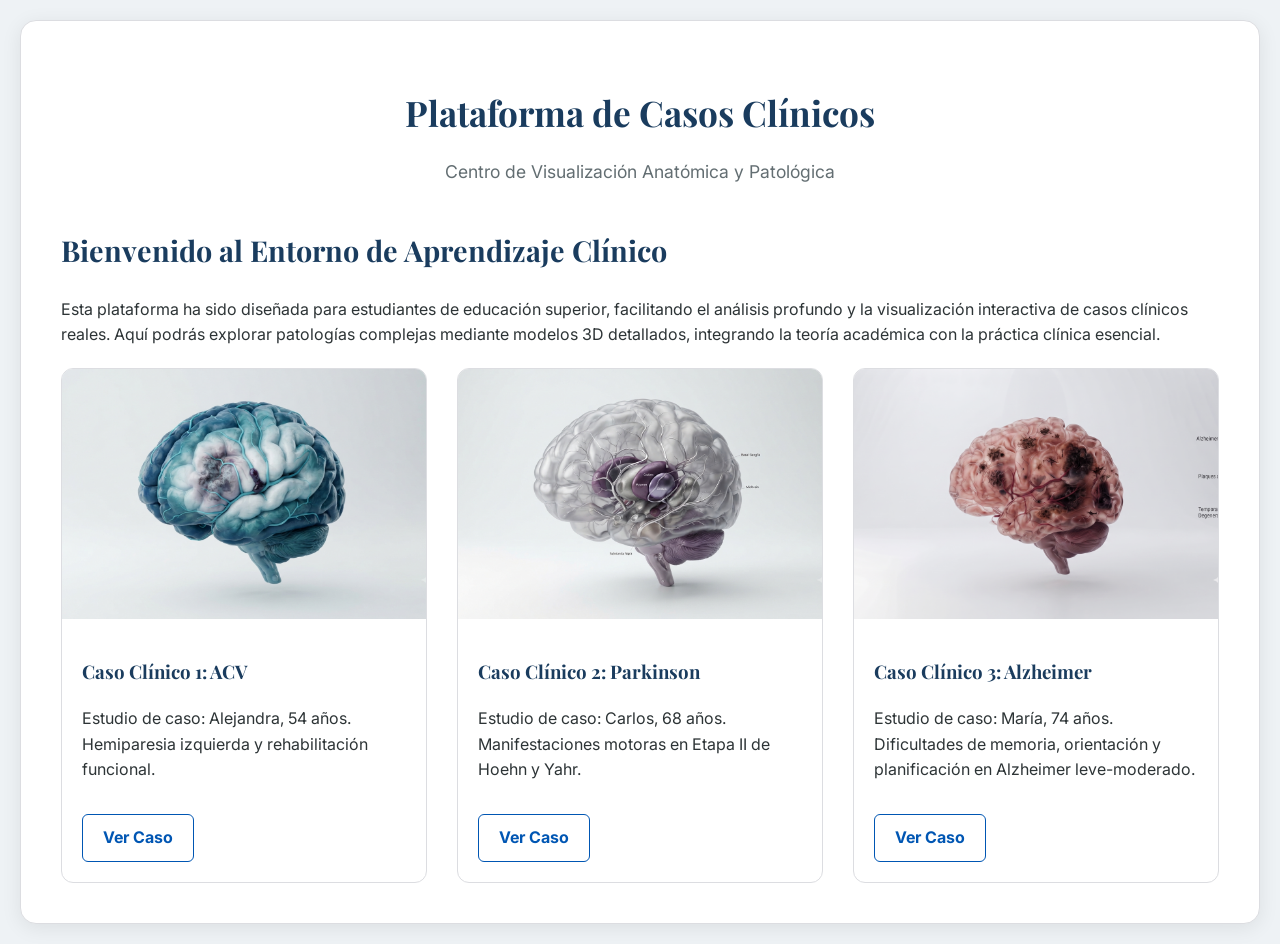
<file: index.html>
<!DOCTYPE html>
<html lang="es">
<head>
    <meta charset="UTF-8">
    <meta name="viewport" content="width=device-width, initial-scale=1.0">
    <title>Plataforma de Casos Clínicos</title>
    <link rel="preconnect" href="https://fonts.googleapis.com">
    <link rel="preconnect" href="https://fonts.gstatic.com" crossorigin>
    <link href="https://fonts.googleapis.com/css2?family=Playfair+Display:wght@600&family=Inter:wght@300;400;600&display=swap" rel="stylesheet">
    <link rel="stylesheet" href="style.css">
</head>
<body>

    <div class="main-wrapper">
        <header>
            <h1>Plataforma de Casos Clínicos</h1>
            <p>Centro de Visualización Anatómica y Patológica</p>
        </header>

        <section class="intro">
            <h2>Bienvenido al Entorno de Aprendizaje Clínico</h2>
            <p>Esta plataforma ha sido diseñada para estudiantes de educación superior, facilitando el análisis profundo y la visualización interactiva de casos clínicos reales. Aquí podrás explorar patologías complejas mediante modelos 3D detallados, integrando la teoría académica con la práctica clínica esencial.</p>
        </section>

        <div class="container">
            <div class="grid">
                
            <a href="acv.html" class="card">
                <img src="acv4.png" alt="Caso ACV" class="card-img">
                <div class="card-content">
                    <h3>Caso Clínico 1: ACV</h3>
                    <p>Estudio de caso: Alejandra, 54 años. Hemiparesia izquierda y rehabilitación funcional.</p>
                    <!-- Cambiamos el span por un div o un botón para que tome el padding -->
                    <div class="btn-card">Ver Caso</div>
                </div>
            </a>
                
                <a href="parkinson.html" class="card">
                    <img src="parkinson2.png" alt="Caso Parkinson" class="card-img">
                    <div class="card-content">
                        <h3>Caso Clínico 2: Parkinson</h3>
                        <p>Estudio de caso: Carlos, 68 años. Manifestaciones motoras en Etapa II de Hoehn y Yahr.</p>
                        <div class="btn-card">Ver Caso</div>
                    </div>
                </a>

                <a href="alzheimer.html" class="card">
                    <img src="Cerebro_Alz.png" alt="Caso Parkinson" class="card-img">
                    <div class="card-content">
                        <h3>Caso Clínico 3: Alzheimer</h3>
                        <p>Estudio de caso: María, 74 años. Dificultades de memoria, orientación y planificación en Alzheimer leve-moderado.</p>
                        <div class="btn-card">Ver Caso</div>
                    </div>
                </a>
                
            </div>
        </div>
    </div>
<script src="script.js"></script>
</body>
</html>
</file>
<file: style.css>
:root {
    --primary-blue: #1a3c5e;
    --accent-blue: #0056b3;
    --font-heading: 'Playfair Display', serif;
    --font-body: 'Inter', sans-serif;
    --bg-page: #eef2f5;
    --wrapper-bg: #ffffff;
    --text-main: #2d3436;
    --text-muted: #636e72;
    --border-color: #dcdde1;
}

/* --- BASE --- */
body { 
    font-family: var(--font-body); 
    background-color: var(--bg-page); 
    color: var(--text-main); 
    margin: 0; 
    padding: 20px; 
    line-height: 1.6; 
}

h1, h2, h3 { font-family: var(--font-heading); color: var(--primary-blue); }
h1 { font-size: 2.8rem; }
h2 { font-size: 1.8rem; }

/* --- WRAPPER GENERAL --- */
.main-wrapper { 
    background-color: var(--wrapper-bg); 
    border: 1px solid var(--border-color); 
    border-radius: 16px; 
    padding: 40px; 
    max-width: 1200px; 
    margin: 0 auto; 
    box-shadow: 0 4px 20px rgba(0,0,0,0.08); 
}

/* --- HEADER Y BOTONES --- */
header { text-align: center; margin-bottom: 40px; }
header h1 { font-size: 2.2rem; margin-bottom: 10px; }
header p { color: var(--text-muted); font-size: 1.1rem; }
.btn-back { display: inline-block; margin-bottom: 25px; color: var(--accent-blue); text-decoration: none; font-weight: 600; }

/* --- TARJETAS INDEX --- */
.grid { display: grid; grid-template-columns: repeat(auto-fit, minmax(300px, 1fr)); gap: 30px; margin-top: 20px; }
.card { background: #ffffff; border: 1px solid var(--border-color); border-radius: 12px; transition: 0.3s; text-decoration: none; color: inherit; overflow: hidden; display: flex; flex-direction: column; }
.card:hover { border-color: var(--accent-blue); transform: translateY(-5px); box-shadow: 0 10px 20px rgba(0,0,0,0.1); }
.card-img { width: 100%; height: 250px; object-fit: cover; display: block; }
.card-content { padding: 20px; flex-grow: 1; }
.btn-card { display: inline-block; margin-top: 15px; padding: 10px 20px; border: 1px solid var(--accent-blue); color: var(--accent-blue); border-radius: 6px; font-weight: bold; transition: 0.3s; text-decoration: none; }
.card:hover .btn-card { background-color: var(--accent-blue); color: #fff; }

/* --- PÁGINA CASOS CLÍNICOS (Layout Estándar) --- */
.split-wrapper { display: flex; width: 100%; height: 450px; gap: 20px; margin: 20px 0; }
.viewer-wrapper { flex: 4; border: 1px solid var(--border-color); border-radius: 12px; overflow: hidden; background: #f8f9fa; }
.info-wrapper { flex: 6; height: 100%; }
model-viewer { width: 100%; height: 100%; display: block; }

.info-card { background-color: #ffffff; border-radius: 12px; box-shadow: 0 4px 15px rgba(0,0,0,0.05); border-top: 6px solid var(--primary-blue); padding: 25px; height: 100%; box-sizing: border-box; }
.info-section { margin-top: 40px; }
.info-section h2 { border-bottom: 2px solid var(--border-color); padding-bottom: 10px; }

/* --- NUEVO: COMPARATIVA 3D (Especial para Alzheimer) --- */
.comparacion-cerebros {
    margin: 30px 0;
}

.modelos-container {
    display: flex;
    justify-content: center;
    gap: 20px;
    width: 100%;
    margin-top: 15px;
}

.modelo-box {
    flex: 1;
    display: flex;
    flex-direction: column;
    align-items: center;
    background: #f8f9fa;
    border: 1px solid var(--border-color);
    border-radius: 12px;
    padding: 15px;
    box-sizing: border-box;
    overflow: hidden;
}

.modelo-box h3 {
    margin-top: 0;
    margin-bottom: 10px;
    font-size: 1.1rem;
    text-align: center;
}

.modelo-box model-viewer {
    width: 100%;
    height: 400px;
    display: block;
}

/* --- CARRUSEL --- */
.acv-carousel-container {
    position: relative;
    height: 400px;
    width: 100%;
    display: flex;
    align-items: center;
    justify-content: center;
    overflow: hidden;
    background-color: #f8f9fa;
}

.acv-img { width: 100%; height: 100%; object-fit: contain; }

.nav-btn { 
    position: absolute; top: 50%; transform: translateY(-50%); 
    background: rgba(0,0,0,0.5); color: white; border: none; padding: 12px 15px; 
    cursor: pointer; font-size: 1.5rem; z-index: 10; border-radius: 5px; 
}
.prev { left: 10px; }
.next { right: 10px; }

/* --- RESPONSIVIDAD (MÓVIL) --- */
@media (max-width: 900px) {
    .split-wrapper { flex-direction: column !important; height: auto !important; }
    .viewer-wrapper, model-viewer { height: 350px !important; }
    
    /* Adaptación móvil para la comparativa de los dos cerebros 3D */
    .modelos-container {
        flex-direction: column !important;
        gap: 15px;
    }
    .modelo-box model-viewer {
        height: 35vh !important; /* Altura optimizada para que cargue perfecto sin forzar zoom */
    }

    .acv-carousel-container { height: 300px; }
    .nav-btn { padding: 10px 12px; font-size: 1.2rem; }
}

/* Forzar renderizado y color en los visores 3D de comparación */
.modelo-box model-viewer {
    background-color: #f8f9fa; /* Fondo estético por si el modelo es transparente */
    --poster-color: transparent;
}
</file>
